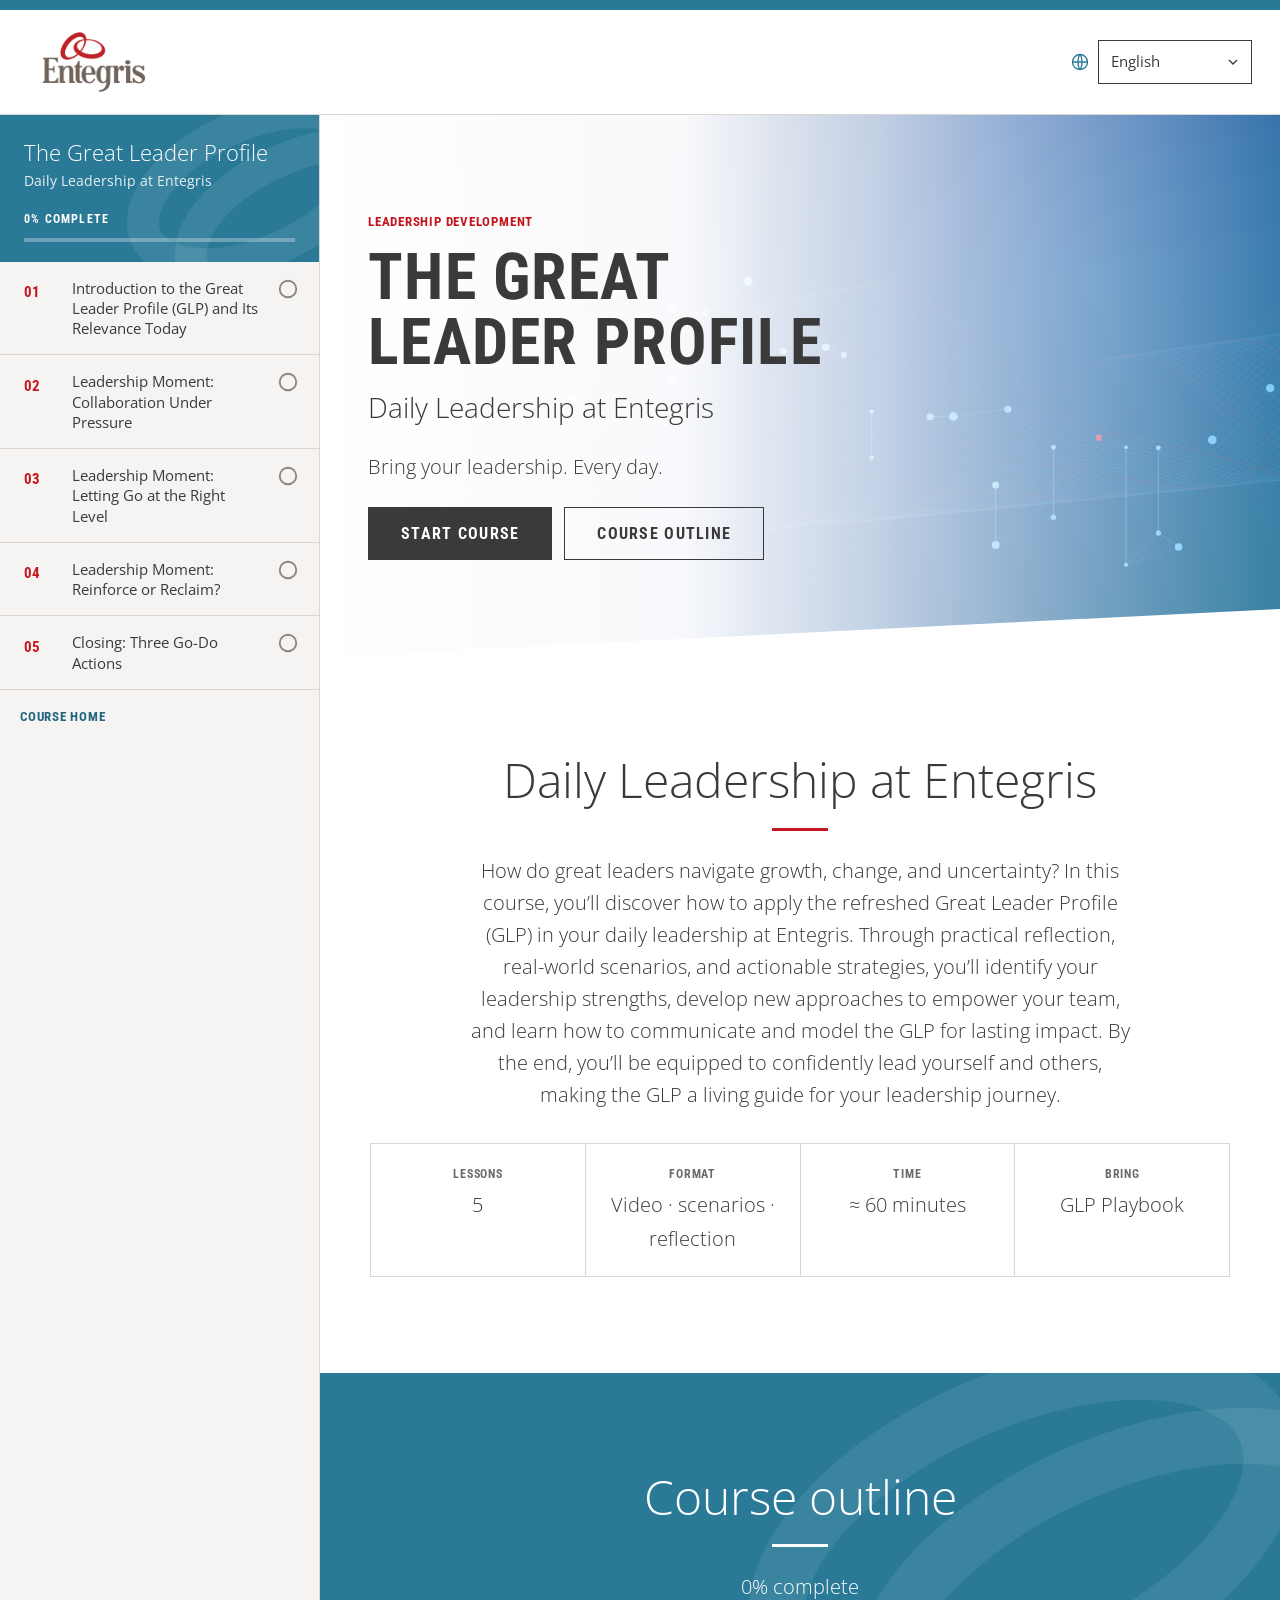
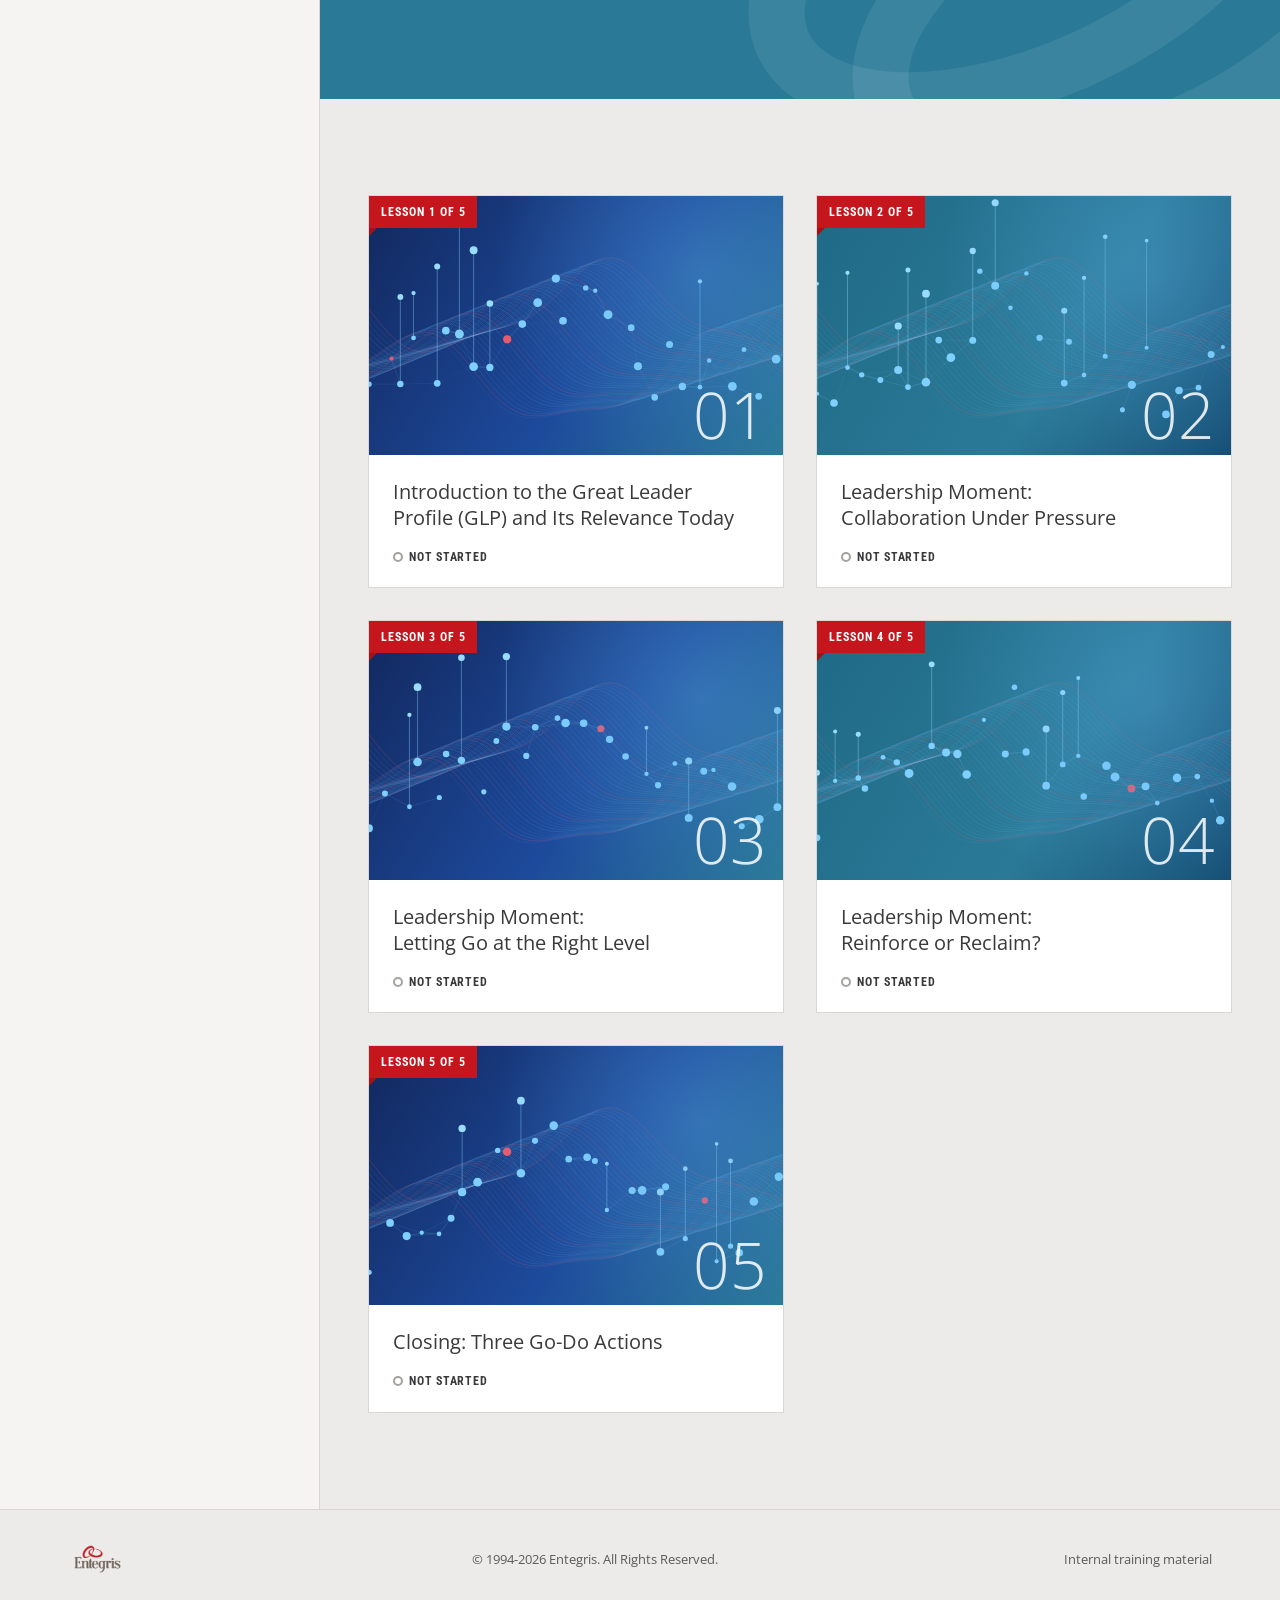
<file: index.html>
<!DOCTYPE html>
<html lang="en" dir="ltr">
<head>
  <meta charset="utf-8">
  <meta name="viewport" content="width=device-width, initial-scale=1, viewport-fit=cover">
  <title>The Great Leader Profile · Entegris</title>
  <meta name="description" content="The Great Leader Profile: Daily Leadership at Entegris. Five lessons on applying the refreshed GLP in everyday leadership moments.">
  <link rel="preconnect" href="https://fonts.googleapis.com">
  <link rel="preconnect" href="https://fonts.gstatic.com" crossorigin>
  <link href="https://fonts.googleapis.com/css2?family=Open+Sans:wght@300;400;600;700&family=Roboto+Condensed:wght@400;700&display=swap" rel="stylesheet">
  <link rel="stylesheet" href="css/entegris.css">
</head>
<body>
  <a class="skip-link" id="skip-link" href="#main">Skip to content</a>

  <div class="topbar" aria-hidden="true"></div>
  <header class="site-header">
    <div class="wrap">
      <a class="logo" href="#/" aria-label="Entegris, course home"><img src="assets/entegris-logo.png" alt=""></a>
      <div class="header-tools">
        <label class="lang">
          <svg viewBox="0 0 24 24" aria-hidden="true"><circle cx="12" cy="12" r="9"/><path d="M3 12h18M12 3c3 3 3 15 0 18M12 3c-3 3-3 15 0 18"/></svg>
          <span class="sr-only" id="lang-label">Language</span>
          <select data-lang-select id="lang-select"></select>
        </label>
        <button class="menu-btn" id="menu-btn" type="button" aria-expanded="false" aria-controls="sidebar">
          <svg viewBox="0 0 24 24" aria-hidden="true"><path d="M4 7h16M4 12h16M4 17h16"/></svg>
          <span id="menu-label">Course menu</span>
        </button>
      </div>
    </div>
  </header>

  <div class="shell">
    <aside class="sidebar" id="sidebar">
      <div class="sidebar-inner">
        <div class="sidebar-head">
          <svg class="watermark" viewBox="0 0 400 300" preserveAspectRatio="xMaxYMid slice" aria-hidden="true"><ellipse cx="320" cy="150" rx="150" ry="80" transform="rotate(-24 320 150)"/><ellipse cx="380" cy="190" rx="150" ry="80" transform="rotate(-24 380 190)"/></svg>
          <button class="close-btn" id="sb-close" type="button" aria-label="Close menu">×</button>
          <span class="title" id="sb-title">The Great Leader Profile</span>
          <span class="subtitle" id="sb-subtitle">Daily Leadership at Entegris</span>
          <span class="pct cond" id="sb-pct">0% complete</span>
          <div class="progress-bar" aria-hidden="true"><span id="sb-bar"></span></div>
        </div>
        <nav aria-label="Lessons">
          <ol class="lesson-nav" id="lesson-nav"></ol>
        </nav>
        <a class="sidebar-home cond" id="sb-home" href="#/">Course home</a>
      </div>
    </aside>

    <main id="main" tabindex="-1"></main>
  </div>

  <footer class="site-footer">
    <div class="wrap">
      <img src="assets/entegris-logo.png" alt="Entegris">
      <span id="ftr-copy">© 1994-2026 Entegris. All Rights Reserved.</span>
      <span id="ftr-internal">Internal training material</span>
    </div>
  </footer>

  <section id="print-notes" aria-hidden="true"></section>

  <script src="js/config.js"></script>
  <script src="js/content/en.js"></script>
  <script src="js/content/zh-Hans.js"></script>
  <script src="js/content/zh-Hant.js"></script>
  <script src="js/content/fr.js"></script>
  <script src="js/content/de.js"></script>
  <script src="js/content/he.js"></script>
  <script src="js/content/ms.js"></script>
  <script src="js/content/ja.js"></script>
  <script src="js/content/ko.js"></script>
  <script src="js/video-names.js"></script>
  <script src="js/mesh.js"></script>
  <script src="js/i18n.js"></script>
  <script src="js/app.js"></script>
</body>
</html>
</file>
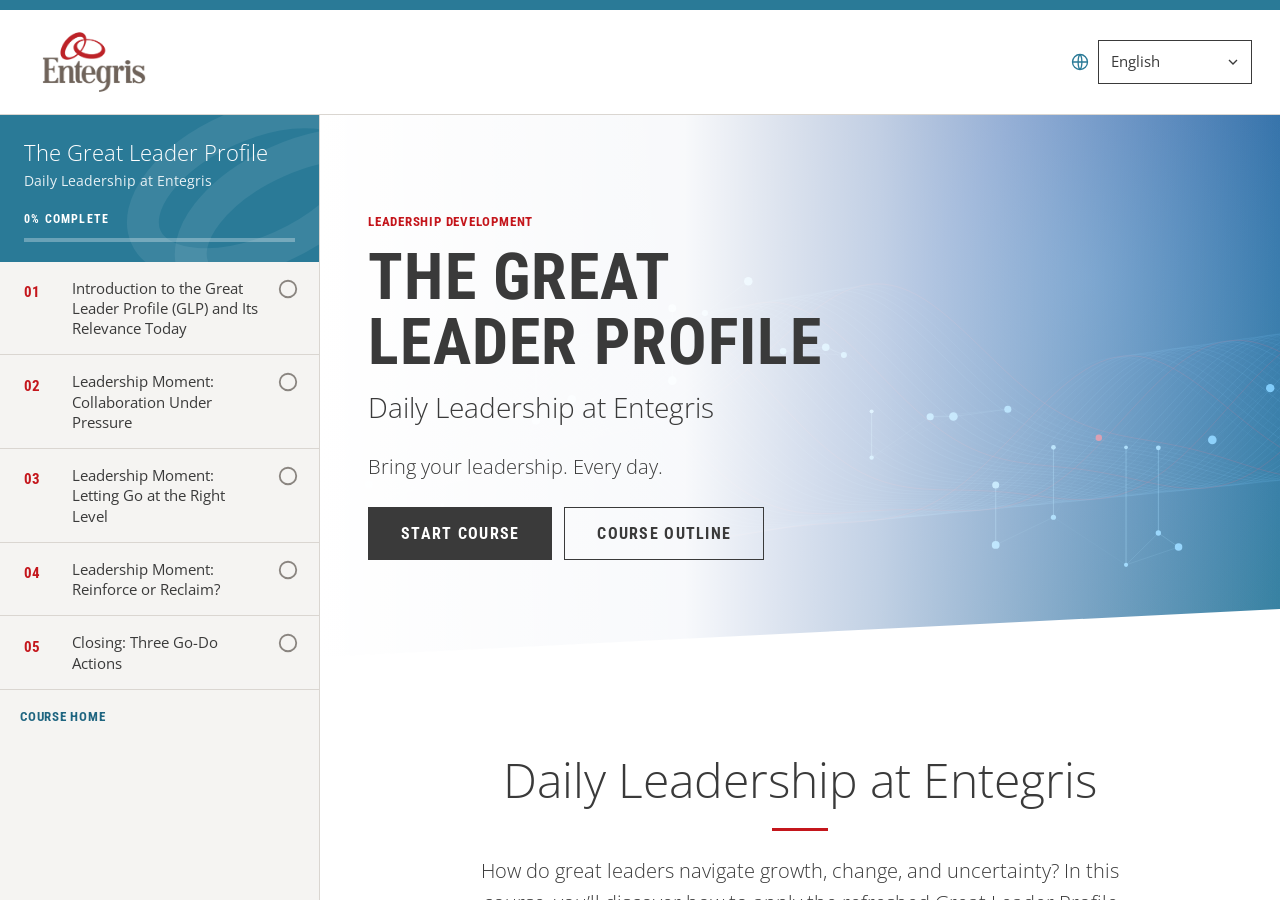
<file: launch.html>
<!DOCTYPE html>
<html lang="en">
<head>
  <meta charset="utf-8">
  <meta name="viewport" content="width=device-width, initial-scale=1">
  <title>The Great Leader Profile</title>
  <style>
    html, body { height: 100%; margin: 0; background: #FFFFFF; overflow: hidden; }
    iframe { display: block; width: 100vw; height: 100vh; height: 100dvh; border: 0; }
  </style>
</head>
<body>
  <!-- SCORM 1.2 launch page. Owns the LMS session; the course runs in the frame below. -->
  <iframe id="course" src="index.html" title="The Great Leader Profile course"></iframe>
  <script src="js/scorm-api.js"></script>
  <script>
    (function () {
      // LMSs often open the SCO in a small popup. Ask for the full screen when we are a popup.
      try {
        if (window.opener && window.top === window && screen && screen.availWidth) {
          window.moveTo(0, 0); window.resizeTo(screen.availWidth, screen.availHeight);
        }
      } catch (e) { /* not permitted; the LMS controls the window */ }
      window.EntegrisScorm.init();
      var finished = false;
      function finish() { if (finished) { return; } finished = true; window.EntegrisScorm.finish(); }
      window.addEventListener('pagehide', finish);
      window.addEventListener('beforeunload', finish);
      window.addEventListener('unload', finish);
    })();
  </script>
</body>
</html>
</file>
<file: css/entegris.css>
/* Entegris course, styled after entegris.com:
   white pages, faded image blends, teal and red bands with the ring watermark,
   light-weight headings with a short red rule, condensed bold uppercase labels. */

:root {
  --teal: #2A7A97; --teal-deep: #1F6580; --teal-soft: #E6F0F4;
  --red: #C4161C; --red-deep: #A31217;
  --charcoal: #3A3A3A; --ink: #2B2B2B; --grey-600: #6B6B6B; --grey-400: #A5A19C;
  --rule: #DAD6D1; --warm: #EDEBE9; --warm-2: #F5F4F2; --white: #FFFFFF;
  --success: #2E7D4F;
  --font-head: "Open Sans", "Helvetica Neue", Arial, sans-serif;
  --font-body: "Open Sans", "Helvetica Neue", Arial, sans-serif;
  --font-cond: "Roboto Condensed", "Arial Narrow", Arial, sans-serif;
  --gutter: 1rem; --sidebar: 320px; --header-h: 84px;
  --fast: 150ms; --dur: 250ms; --ease: cubic-bezier(0.4, 0, 0.2, 1);
  --ring: 2px solid var(--red);
}
@media (min-width: 768px) { :root { --gutter: 2.5rem; } }
@media (min-width: 1200px) { :root { --gutter: 3rem; } }

/* Script-specific families, loaded on demand by js/i18n.js */
html[lang="zh-Hans"] { --font-head: "Noto Sans SC", "PingFang SC", "Microsoft YaHei", sans-serif; --font-body: var(--font-head); --font-cond: var(--font-head); }
html[lang="zh-Hant"] { --font-head: "Noto Sans TC", "PingFang TC", "Microsoft JhengHei", sans-serif; --font-body: var(--font-head); --font-cond: var(--font-head); }
html[lang="ja"] { --font-head: "Noto Sans JP", "Hiragino Sans", "Yu Gothic", sans-serif; --font-body: var(--font-head); --font-cond: var(--font-head); }
html[lang="ko"] { --font-head: "Noto Sans KR", "Apple SD Gothic Neo", "Malgun Gothic", sans-serif; --font-body: var(--font-head); --font-cond: var(--font-head); }
html[lang="he"] { --font-head: "Noto Sans Hebrew", "Arial Hebrew", Arial, sans-serif; --font-body: var(--font-head); --font-cond: var(--font-head); }
html[lang="zh-Hans"] .cond, html[lang="zh-Hant"] .cond, html[lang="ja"] .cond, html[lang="ko"] .cond, html[lang="he"] .cond { letter-spacing: 0.02em; font-weight: 700; }

*, *::before, *::after { box-sizing: border-box; }
html { -webkit-text-size-adjust: 100%; }
body { margin: 0; font-family: var(--font-body); font-size: 1.0625rem; line-height: 1.7; color: var(--ink); background: var(--white); }
img { max-width: 100%; }
:focus-visible { outline: var(--ring); outline-offset: 3px; }
[hidden] { display: none !important; }
#main, #outline { scroll-margin-top: calc(var(--header-h) + 8px); }

.skip-link { position: absolute; inset-inline-start: -999px; top: 0.5rem; background: var(--charcoal); color: var(--white); padding: 0.5rem 1rem; z-index: 200; }
.skip-link:focus { inset-inline-start: 0.5rem; }
.sr-only { position: absolute; width: 1px; height: 1px; overflow: hidden; clip: rect(0 0 0 0); white-space: nowrap; }

/* ---------- Type ---------- */
h1, h2, h3 { font-family: var(--font-head); font-weight: 300; line-height: 1.15; margin: 0 0 1rem; color: var(--charcoal); text-wrap: balance; }
h1 { font-size: clamp(2rem, 4vw, 3rem); }
h2 { font-size: clamp(1.6rem, 3vw, 2.25rem); }
h3 { font-size: 1.375rem; font-weight: 400; }
p { margin: 0 0 1rem; max-width: 68ch; }
ul, ol { margin: 0 0 1rem; padding-inline-start: 1.25rem; max-width: 68ch; }
.cards, .options, .flashcards, .chars-list, .objectives, .lesson-nav, .facts, .qlist { max-width: none; padding-inline-start: 0; }
a { color: var(--teal); }
a:hover { color: var(--teal-deep); }
strong { font-weight: 600; }

.cond { font-family: var(--font-cond); font-weight: 700; text-transform: uppercase; letter-spacing: 0.06em; }
.eyebrow { display: block; font-size: 0.8125rem; color: var(--red); margin-bottom: 0.75rem; }
.rule { display: block; width: 56px; height: 3px; background: var(--red); margin: 1.25rem 0 1.5rem; }
.rule--center { margin-inline: auto; }
.lede { font-size: 1.25rem; font-weight: 300; line-height: 1.6; color: var(--charcoal); }
.muted { color: var(--grey-600); }

/* ---------- Layout ---------- */
.wrap { width: 100%; max-width: 1240px; margin-inline: auto; padding-inline: var(--gutter); }
@media (min-width: 1024px) { main .wrap { max-width: 1160px; } }
.narrow { max-width: 860px; }
.band { padding-block: 4rem; }
@media (min-width: 768px) { .band { padding-block: 6rem; } }
.band--warm { background: var(--warm); }
.band--teal { background: var(--teal); color: var(--white); position: relative; overflow: hidden; }
.band--red { background: var(--red); color: var(--white); position: relative; overflow: hidden; }
.band--teal h1, .band--teal h2, .band--red h1, .band--red h2, .band--teal p, .band--red p { color: var(--white); }
.band--teal .rule, .band--red .rule { background: var(--white); }
.band--red .rule { background: var(--white); }
.watermark { position: absolute; inset: 0; width: 100%; height: 100%; pointer-events: none; }
.watermark ellipse { fill: none; stroke: rgba(255,255,255,0.08); stroke-width: 70; }

/* ---------- Header ---------- */
.topbar { height: 10px; background: var(--teal); }
.site-header { position: sticky; top: env(safe-area-inset-top, 0px); z-index: 70; background: var(--white); border-bottom: 1px solid var(--rule); }
.site-header .wrap { max-width: none; display: flex; align-items: center; justify-content: space-between; gap: 1rem; min-height: var(--header-h); padding-inline: 1.25rem; }
@media (min-width: 768px) { .site-header .wrap { padding-inline: 1.75rem; } }
.logo img { height: 56px; width: auto; display: block; }
@media (min-width: 768px) { .logo img { height: 76px; } :root { --header-h: 104px; } }
.header-tools { display: flex; align-items: center; gap: 0.75rem; }
.menu-btn { display: inline-flex; align-items: center; gap: 0.5rem; min-height: 44px; padding: 0 0.75rem; background: none; border: 1px solid var(--rule); color: var(--charcoal); font: inherit; cursor: pointer; }
.menu-btn svg { width: 22px; height: 22px; stroke: currentColor; fill: none; stroke-width: 2; flex: none; }
.menu-btn span { white-space: nowrap; }
@media (max-width: 479px) { .menu-btn { padding: 0 0.6rem; } .menu-btn span { position: absolute; width: 1px; height: 1px; overflow: hidden; clip: rect(0 0 0 0); white-space: nowrap; } .lang select { min-width: 0; max-width: 8.5rem; font-size: 0.875rem; } .logo img { height: 44px; } .site-header .wrap { gap: 0.5rem; } }
@media (min-width: 1024px) { .menu-btn { display: none; } }

.lang { display: inline-flex; align-items: center; gap: 0.5rem; }
.lang svg { width: 20px; height: 20px; stroke: var(--teal); fill: none; stroke-width: 1.6; }
.lang select {
  min-height: 44px; padding: 0 2.25rem 0 0.75rem; font: inherit; font-size: 0.9375rem; color: var(--charcoal);
  background: var(--white) url("data:image/svg+xml,%3Csvg xmlns='http://www.w3.org/2000/svg' viewBox='0 0 24 24' fill='none' stroke='%233A3A3A' stroke-width='2'%3E%3Cpath d='M6 9l6 6 6-6'/%3E%3C/svg%3E") no-repeat right 0.6rem center / 16px;
  border: 1px solid var(--charcoal); border-radius: 0; appearance: none; -webkit-appearance: none; cursor: pointer;
}
html[dir="rtl"] .lang select { padding: 0 0.75rem 0 2.25rem; background-position: left 0.6rem center; }

/* ---------- Shell: sidebar + main ---------- */
.shell { display: grid; grid-template-columns: 1fr; min-height: calc(100vh - var(--header-h)); }
@media (min-width: 1024px) { .shell { grid-template-columns: var(--sidebar) 1fr; } }

.sidebar { background: var(--warm-2); border-inline-end: 1px solid var(--rule); }
@media (max-width: 1023px) {
  .sidebar { position: fixed; top: calc(var(--header-h) + env(safe-area-inset-top, 0px)); bottom: 0; inset-inline-start: 0; width: min(100%, 22rem); z-index: 60; overflow-y: auto; transform: translateX(-100%); transition: transform var(--dur) var(--ease); }
  html[dir="rtl"] .sidebar { transform: translateX(100%); }
  .sidebar.is-open { transform: none; box-shadow: 0 0 0 100vmax rgba(0,0,0,0.35); }
  body.menu-open { overflow: hidden; }
}
@media (min-width: 1024px) { .sidebar-inner { position: sticky; top: var(--header-h); max-height: calc(100vh - var(--header-h)); overflow-y: auto; } }
.sidebar-head { background: var(--teal); color: var(--white); padding: 1.5rem 1.5rem 1.25rem; position: relative; overflow: hidden; }
.sidebar-head .watermark ellipse { stroke-width: 40; }
.sidebar-head > :not(.watermark) { position: relative; }
.sidebar-head .watermark { position: absolute; }
.sidebar-head .close-btn { position: absolute; top: 0.75rem; inset-inline-end: 0.75rem; background: none; border: 0; color: var(--white); font-size: 1.5rem; line-height: 1; cursor: pointer; min-width: 44px; min-height: 44px; }
.sidebar-head .close-btn:focus-visible, .feedback:focus-visible { outline: 2px solid var(--white); outline-offset: 3px; }
@media (min-width: 1024px) { .sidebar-head .close-btn { display: none; } }
.sidebar-head .title { display: block; font-family: var(--font-head); font-weight: 300; font-size: 1.375rem; line-height: 1.2; margin: 0 0 0.25rem; }
.sidebar-head .subtitle { display: block; font-size: 0.875rem; color: #E6F0F4; margin-bottom: 1rem; }
.sidebar-head .pct { display: block; font-size: 0.75rem; letter-spacing: 0.1em; margin-bottom: 0.5rem; }
.progress-bar { height: 4px; background: rgba(255,255,255,0.3); }
.progress-bar span { display: block; height: 100%; width: 0; background: var(--white); transition: width var(--dur) var(--ease); }

.lesson-nav { list-style: none; margin: 0; padding: 0; }
.lesson-nav li { border-bottom: 1px solid var(--rule); }
.lesson-nav a { display: grid; grid-template-columns: 2.25rem 1fr 28px; gap: 0.75rem; align-items: start; padding: 1rem 1.25rem; color: var(--charcoal); text-decoration: none; border-inline-start: 4px solid transparent; transition: background-color var(--fast) var(--ease); }
.lesson-nav a:hover { background: var(--white); }
.lesson-nav a.is-active { background: var(--white); border-inline-start-color: var(--red); }
.lesson-nav .num { font-family: var(--font-cond); font-weight: 700; color: var(--red); font-size: 0.9375rem; padding-top: 0.15rem; }
.lesson-nav .label { font-size: 0.9375rem; line-height: 1.35; }
.lesson-nav .status { width: 22px; height: 22px; justify-self: end; }
.lesson-nav .status circle { fill: none; stroke: #8A8580; stroke-width: 2; }
.lesson-nav .status .arc { stroke: var(--red); stroke-dasharray: 20 60; display: none; }
.lesson-nav a.is-started .status .arc { display: block; }
.lesson-nav .status .check { display: none; fill: var(--success); }
.lesson-nav .status .tick { display: none; stroke: var(--white); stroke-width: 2.2; fill: none; }
.lesson-nav a.is-complete .status circle { stroke: var(--success); }
.lesson-nav a.is-complete .status .check, .lesson-nav a.is-complete .status .tick { display: block; }
.lesson-nav a.is-complete .status .arc { display: none; }
.sidebar-home { display: block; padding: 1rem 1.25rem; font-size: 0.8125rem; color: var(--teal-deep); text-decoration: none; }

/* ---------- Hero ---------- */
.hero { position: relative; overflow: hidden; background: var(--white); min-height: 460px; display: grid; align-items: center; }
.hero canvas.mesh { position: absolute; inset: 0; width: 100%; height: 100%; }
.hero .fade { position: absolute; inset: 0; background: linear-gradient(180deg, rgba(255,255,255,0.96) 0%, rgba(255,255,255,0.88) 55%, rgba(255,255,255,0.35) 100%); }
@media (min-width: 900px) { .hero .fade { background: linear-gradient(90deg, rgba(255,255,255,1) 0%, rgba(255,255,255,0.97) 38%, rgba(255,255,255,0.72) 58%, rgba(255,255,255,0.05) 100%); } html[dir="rtl"] .hero .fade { background: linear-gradient(270deg, rgba(255,255,255,1) 0%, rgba(255,255,255,0.97) 38%, rgba(255,255,255,0.72) 58%, rgba(255,255,255,0.05) 100%); } }
.hero .wrap { position: relative; padding-block: 4rem; }
@media (min-width: 900px) { .hero .wrap { padding-block: 6rem; } }
.hero h1 { font-family: var(--font-cond); font-weight: 700; text-transform: uppercase; letter-spacing: 0.02em; font-size: clamp(2.25rem, 5vw, 4rem); line-height: 1.02; color: var(--charcoal); max-width: 16ch; margin-bottom: 0.5rem; }
html[lang="zh-Hans"] .hero h1, html[lang="zh-Hant"] .hero h1, html[lang="ja"] .hero h1, html[lang="ko"] .hero h1, html[lang="he"] .hero h1 { text-transform: none; letter-spacing: 0; line-height: 1.15; font-weight: 700; }
.hero .sub { font-family: var(--font-head); font-weight: 300; font-size: clamp(1.25rem, 2.4vw, 1.75rem); color: var(--charcoal); margin-bottom: 1.25rem; }
.hero .lede { max-width: 46ch; }
.hero-actions { display: flex; flex-wrap: wrap; gap: 0.75rem; margin-top: 1.5rem; }
.hero .slash { position: absolute; left: 0; right: 0; bottom: -1px; height: 70px; pointer-events: none; }
.hero .slash polygon { fill: var(--white); }

/* ---------- Buttons ---------- */
.btn { display: inline-flex; align-items: center; justify-content: center; gap: 0.5rem; min-height: 52px; padding: 0.75rem 2rem; font-family: var(--font-cond); font-weight: 700; font-size: 1rem; text-transform: uppercase; letter-spacing: 0.08em; border: 1px solid transparent; border-radius: 0; cursor: pointer; text-decoration: none; transition: background-color var(--fast) var(--ease), color var(--fast) var(--ease), border-color var(--fast) var(--ease); }
.btn--dark { background: var(--charcoal); color: var(--white); }
.btn--dark:hover { background: #222; color: var(--white); }
.btn--red { background: var(--red); color: var(--white); }
.btn--red:hover { background: var(--red-deep); color: var(--white); }
.btn--outline { background: transparent; color: var(--charcoal); border-color: var(--charcoal); }
.btn--outline:hover { background: var(--charcoal); color: var(--white); }
.btn--white { background: var(--white); color: var(--red); }
.btn--white:hover { background: var(--warm); color: var(--red-deep); }
.btn--block { width: 100%; }
.btn[aria-disabled="true"] { opacity: 0.6; cursor: default; }
html[lang="zh-Hans"] .btn, html[lang="zh-Hant"] .btn, html[lang="ja"] .btn, html[lang="ko"] .btn, html[lang="he"] .btn { text-transform: none; letter-spacing: 0.02em; }

/* ---------- Home sections ---------- */
.section-title { text-align: center; }
.section-title h2 { font-size: clamp(2rem, 4vw, 3rem); margin-bottom: 0; }
.section-title .lede { margin: 1rem auto 0; max-width: 60ch; }
.facts { list-style: none; margin: 2rem auto 0; padding: 0; display: grid; gap: 1px; background: var(--rule); border: 1px solid var(--rule); max-width: 860px; grid-template-columns: repeat(2, 1fr); }
@media (min-width: 768px) { .facts { grid-template-columns: repeat(4, 1fr); } }
.facts li { background: var(--white); padding: 1.25rem 1rem; text-align: center; }
.facts .k { display: block; font-size: 0.75rem; color: var(--grey-600); margin-bottom: 0.25rem; }
.facts .v { display: block; font-family: var(--font-head); font-weight: 300; font-size: 1.25rem; color: var(--charcoal); }

.cards { list-style: none; margin: 0; padding: 0; display: grid; gap: 2rem; grid-template-columns: 1fr; }
@media (min-width: 640px) { .cards { grid-template-columns: repeat(auto-fill, minmax(300px, 1fr)); } }
.card { position: relative; display: grid; grid-template-rows: auto 1fr auto; background: var(--white); border: 1px solid var(--rule); color: var(--charcoal); text-decoration: none; min-height: 100%; transition: border-color var(--fast) var(--ease), transform var(--fast) var(--ease); }
.card:hover { border-color: var(--teal); color: var(--charcoal); }
.card-img { position: relative; aspect-ratio: 16 / 10; overflow: hidden; background: var(--teal); }
.card-img canvas.mesh { position: absolute; inset: 0; width: 100%; height: 100%; }
.card-img .num { position: absolute; inset-inline-end: 1rem; bottom: 0.5rem; font-family: var(--font-head); font-weight: 300; font-size: 4rem; line-height: 1; color: rgba(255,255,255,0.85); }
.ribbon { position: absolute; top: 0; inset-inline-start: 0; background: var(--red); color: var(--white); font-family: var(--font-cond); font-weight: 700; text-transform: uppercase; letter-spacing: 0.08em; font-size: 0.75rem; padding: 0.35rem 0.75rem 0.35rem 0.75rem; }
.ribbon::after { content: ""; position: absolute; top: 100%; inset-inline-start: 0; border-inline-start: 8px solid var(--red-deep); border-bottom: 8px solid transparent; }
.card-body { padding: 1.5rem 1.5rem 1rem; }
.card-body h3 { font-weight: 400; font-size: 1.25rem; line-height: 1.3; margin-bottom: 0; }
.card-foot { display: flex; justify-content: space-between; align-items: center; padding: 0 1.5rem 1.25rem; font-size: 0.75rem; color: var(--charcoal); }
.status-chip { display: inline-flex; align-items: center; gap: 0.4rem; }
.status-chip::before { content: ""; width: 10px; height: 10px; border-radius: 50%; border: 2px solid var(--grey-400); }
.status-chip--started::before { border-color: var(--red); }
.status-chip--complete::before { background: var(--success); border-color: var(--success); }

/* ---------- Lesson ---------- */
.lesson { padding-block: 3rem 5rem; }
@media (min-width: 768px) { .lesson { padding-block: 4rem 6rem; } }
.lesson-head h1 { margin-bottom: 0; }
#lesson-title:focus { outline: none; }
.lesson-head .rule { margin-top: 1.25rem; }
.block { margin-block: 2.5rem; }
@media (min-width: 1024px) { .block { margin-block: 3rem; } }
.block--heading h2 { margin-bottom: 0.25rem; }
.block--text p:last-child { margin-bottom: 0; }

/* Video placeholder */
.video { position: relative; width: 100%; max-width: 960px; aspect-ratio: 16 / 9; background: var(--teal-deep); overflow: hidden; display: grid; place-items: center; }
.video canvas.mesh { position: absolute; inset: 0; width: 100%; height: 100%; }
.video::before { content: ""; position: absolute; inset: 0; background: linear-gradient(90deg, rgba(31,101,128,0.85) 0%, rgba(31,101,128,0.35) 60%, rgba(31,101,128,0.1) 100%); }
.video .ribbon { z-index: 2; }
.video .play { position: relative; z-index: 2; display: grid; place-items: center; gap: 0.75rem; text-align: center; color: var(--white); padding: 1rem; }
.video .play svg { width: 72px; height: 72px; stroke: var(--white); fill: none; stroke-width: 1.2; }
.video .play .vt { font-family: var(--font-head); font-weight: 300; font-size: clamp(1.25rem, 2.5vw, 1.75rem); line-height: 1.2; max-width: 22ch; }
.video .play .vn { font-size: 0.75rem; letter-spacing: 0.1em; opacity: 0.85; }
.video video { position: absolute; inset: 0; width: 100%; height: 100%; z-index: 3; background: #000; }
.video.has-video::before, .video.has-video .ribbon, .video.has-video .play, .video.has-video canvas { display: none; }

/* Objectives */
.objectives { list-style: none; margin: 0; padding: 0; display: grid; gap: 1rem; max-width: 760px; counter-reset: obj; }
.objectives li { display: grid; grid-template-columns: 48px 1fr; gap: 1rem; align-items: start; }
.objectives li::before { counter-increment: obj; content: counter(obj); display: grid; place-items: center; width: 48px; height: 48px; background: var(--red); color: var(--white); font-family: var(--font-cond); font-weight: 700; font-size: 1.25rem; }
.objectives li span { padding-top: 0.6rem; }

/* Accordion */
.accordion { border: 1px solid var(--rule); max-width: 900px; }
.accordion details { border-bottom: 1px solid var(--rule); border-inline-start: 4px solid transparent; transition: border-color var(--fast) var(--ease); }
.accordion details:last-child { border-bottom: 0; }
.accordion details[open] { border-inline-start-color: var(--red); }
.accordion summary { list-style: none; cursor: pointer; display: flex; justify-content: space-between; align-items: center; gap: 1rem; padding: 1.25rem 1.5rem; font-family: var(--font-head); font-weight: 600; font-size: 1.125rem; color: var(--charcoal); }
.accordion summary::-webkit-details-marker { display: none; }
.accordion summary::after { content: "+"; font-weight: 300; font-size: 1.75rem; line-height: 1; color: var(--grey-600); }
.accordion details[open] summary::after { content: "–"; }
.accordion .acc-body { padding: 0 1.5rem 1.5rem; color: var(--ink); }
.accordion .acc-body p:last-child { margin-bottom: 0; }

/* Download */
.download { display: grid; grid-template-columns: 56px 1fr auto; gap: 1rem; align-items: center; max-width: 900px; padding: 1.25rem 1.5rem; background: var(--warm-2); border: 1px solid var(--rule); color: var(--charcoal); text-decoration: none; transition: border-color var(--fast) var(--ease); }
.download:hover { border-color: var(--teal); color: var(--charcoal); }
.download .ico { width: 56px; height: 56px; display: grid; place-items: center; background: var(--white); border: 1px solid var(--rule); font-family: var(--font-cond); font-weight: 700; font-size: 0.7rem; color: var(--red); letter-spacing: 0.05em; }
.download .name { font-weight: 600; display: block; }
.download .meta { font-size: 0.8125rem; color: var(--grey-600); }
.download svg { width: 24px; height: 24px; stroke: var(--teal); fill: none; stroke-width: 2; }

/* Characteristics diagram */
.chars { display: grid; gap: 2rem; }
.chars-diagram { display: none; }
@media (min-width: 900px) { .chars-diagram { display: block; width: 100%; max-width: 860px; justify-self: center; } }
.chars-diagram svg { width: 100%; height: auto; display: block; }
.chars-diagram .dots { fill: none; stroke: var(--red); stroke-width: 6; stroke-linecap: round; stroke-dasharray: 0.01 22; }
.chars-diagram .node { fill: var(--teal); stroke: var(--white); stroke-width: 4; }
.chars-diagram .spoke { stroke: var(--teal); stroke-width: 1.5; fill: none; }
.chars-diagram .center { fill: var(--teal-soft); stroke: var(--white); stroke-width: 8; }
.chars-diagram .center-word { font-family: var(--font-cond); font-weight: 700; font-size: 44px; fill: var(--teal-deep); letter-spacing: 0.04em; }
.chars-diagram .center-sub { font-family: var(--font-body); font-size: 13px; fill: var(--teal-deep); }
.chars-diagram .lbl { font-family: var(--font-cond); font-weight: 700; font-size: 13px; text-transform: uppercase; letter-spacing: 0.05em; fill: var(--red); }
.chars-diagram .ico { stroke: var(--teal); fill: none; stroke-width: 1.6; stroke-linecap: round; stroke-linejoin: round; }
.chars-list { list-style: none; margin: 0; padding: 0; display: grid; gap: 1rem; grid-template-columns: 1fr; }
@media (min-width: 640px) { .chars-list { grid-template-columns: repeat(2, 1fr); } }
@media (min-width: 900px) { .chars-list { display: none; } }
.chars-list li { display: grid; grid-template-columns: 48px 1fr; gap: 1rem; align-items: start; padding: 1rem; border: 1px solid var(--rule); }
.chars-list svg { width: 48px; height: 48px; stroke: var(--teal); fill: none; stroke-width: 1.6; stroke-linecap: round; stroke-linejoin: round; }
.chars-list .name { display: block; color: var(--red); font-size: 0.8125rem; margin-bottom: 0.25rem; }
.chars-list .desc { font-size: 0.9375rem; color: var(--ink); }

/* Flashcards */
.flashcards { list-style: none; margin: 0; padding: 0; display: grid; gap: 1.25rem; grid-template-columns: 1fr; }
@media (min-width: 640px) { .flashcards { grid-template-columns: repeat(2, 1fr); } }
@media (min-width: 1024px) { .flashcards { grid-template-columns: repeat(3, 1fr); } }
.flashcard { perspective: 1200px; min-height: 240px; }
.flashcard button { position: relative; width: 100%; height: 100%; min-height: 240px; padding: 0; background: none; border: 0; cursor: pointer; font: inherit; color: inherit; text-align: center; transform-style: preserve-3d; transition: transform 500ms var(--ease); }
.flashcard.is-flipped button { transform: rotateY(180deg); }
.flashcard .face { position: absolute; inset: 0; display: grid; place-items: center; padding: 1.75rem 1.5rem; backface-visibility: hidden; -webkit-backface-visibility: hidden; border: 1px solid var(--rule); background: var(--white); }
.flashcard .face--front { border-top: 4px solid var(--red); }
.flashcard .face--front .name { font-family: var(--font-head); font-weight: 600; font-size: clamp(1.125rem, 1.6vw, 1.5rem); line-height: 1.25; color: var(--charcoal); overflow-wrap: anywhere; hyphens: auto; }
.flashcard .face--back { transform: rotateY(180deg); background: var(--warm-2); border-top: 4px solid var(--teal); }
.flashcard .face--back .desc { font-size: 1rem; line-height: 1.6; color: var(--ink); }
.flashcard .flip { position: absolute; top: 0.75rem; inset-inline-end: 0.75rem; width: 22px; height: 22px; stroke: var(--grey-600); fill: none; stroke-width: 1.8; }
@media (prefers-reduced-motion: reduce) { .flashcard button { transition: none; } }

/* Scenario */
.scenario { background: var(--warm-2); border-top: 4px solid var(--teal); padding: 1.75rem 1.5rem; }
@media (min-width: 768px) { .scenario { padding: 2rem 2rem 1.75rem; } }
.scenario .prompt { font-family: var(--font-head); font-weight: 300; font-size: 1.5rem; line-height: 1.3; color: var(--charcoal); margin-bottom: 0.75rem; max-width: 40ch; }
.options { list-style: none; margin: 0; padding: 0; display: grid; gap: 1rem; grid-template-columns: 1fr; }
@media (min-width: 900px) { .options { grid-template-columns: repeat(3, 1fr); } }
.option { position: relative; width: 100%; height: 100%; text-align: start; font: inherit; color: var(--ink); background: var(--white); border: 1px solid var(--rule); padding: 2.75rem 1.25rem 1.25rem; cursor: pointer; display: grid; grid-template-rows: auto auto 1fr; gap: 0.5rem; align-content: start; transition: border-color var(--fast) var(--ease); }
.option:hover { border-color: var(--teal); }
.option .ribbon { font-size: 0.8125rem; }
.option .ot { font-family: var(--font-head); font-weight: 600; font-size: 1.125rem; line-height: 1.3; color: var(--charcoal); }
.option p { margin: 0; font-size: 0.9375rem; color: var(--grey-600); }
.option .pick { font-size: 0.75rem; color: var(--grey-600); align-self: end; padding-top: 0.5rem; }
.option[aria-pressed="true"] { border-color: var(--teal); box-shadow: inset 0 0 0 1px var(--teal); }
.option[aria-pressed="true"] .ribbon { background: var(--teal); }
.option[aria-pressed="true"] .ribbon::after { border-inline-start-color: var(--teal-deep); }
.option[aria-pressed="true"] .pick { color: var(--teal); }
.feedback { margin-top: 1.25rem; background: var(--teal); color: var(--white); padding: 1.75rem 2rem; position: relative; overflow: hidden; }
.feedback > :not(.watermark) { position: relative; }
.feedback .watermark { position: absolute; }
.feedback .tag { display: block; font-size: 0.75rem; letter-spacing: 0.1em; margin-bottom: 0.5rem; color: #FFECEE; }
.feedback .tag--good { color: #E3F7EA; }
.feedback h3 { color: var(--white); font-weight: 300; font-size: 1.5rem; margin-bottom: 0.5rem; }
.feedback p { margin: 0; color: var(--white); }
.feedback .watermark ellipse { stroke-width: 40; }

/* Reflect and go-do */
.reflect { border-top: 4px solid var(--red); background: var(--white); padding: 2rem 0 0; }
.reflect h2 { margin-bottom: 0.5rem; }
.qlist { list-style: none; margin: 1.5rem 0 0; padding: 0; display: grid; gap: 2rem; max-width: 820px; counter-reset: q; }
.qlist li { display: grid; gap: 0.5rem; }
.qlist label { font-family: var(--font-head); font-weight: 600; font-size: 1.125rem; line-height: 1.35; color: var(--charcoal); }
.qlist label::before { counter-increment: q; content: "0" counter(q); display: block; font-family: var(--font-cond); font-weight: 700; font-size: 0.8125rem; letter-spacing: 0.1em; color: var(--red); margin-bottom: 0.25rem; }
.qlist textarea, .qlist input { width: 100%; font: inherit; font-size: 1rem; line-height: 1.6; color: var(--ink); padding: 0.85rem 1rem; background: var(--white); border: 1px solid var(--rule); border-radius: 0; transition: border-color var(--fast) var(--ease); }
.qlist textarea { min-height: 120px; resize: vertical; }
.qlist textarea:focus-visible, .qlist input:focus-visible { border-color: var(--teal); box-shadow: inset 0 0 0 1px var(--teal); }
.qlist .hint { font-size: 0.875rem; color: var(--grey-600); margin: 0; }

/* Quote */
.quote { text-align: center; padding-block: 1rem; }
.quote p { font-family: var(--font-head); font-weight: 300; font-size: clamp(1.5rem, 3vw, 2.25rem); line-height: 1.35; color: var(--charcoal); max-width: 34ch; margin: 0 auto; }

/* Lesson nav */
.lesson-nav-btns { display: grid; gap: 1rem; margin-top: 3rem; }
.lesson-nav-btns .row { display: flex; justify-content: space-between; gap: 1rem; flex-wrap: wrap; font-size: 0.875rem; }
.lesson-nav-btns .row a { display: inline-flex; align-items: center; min-height: 44px; padding-block: 0.5rem; color: var(--teal-deep); text-decoration: none; font-family: var(--font-cond); font-weight: 700; text-transform: uppercase; letter-spacing: 0.08em; }
.done-note { display: inline-flex; align-items: center; gap: 0.5rem; color: var(--success); font-weight: 600; margin-top: 0.75rem; }

/* Completion band */
.complete-band { text-align: center; }
.complete-band h2 { font-size: clamp(2rem, 4vw, 3rem); }

/* Footer */
.site-footer { background: var(--warm); border-top: 1px solid var(--rule); }
.site-footer .wrap { display: flex; flex-wrap: wrap; justify-content: space-between; align-items: center; gap: 1rem; padding-block: 2rem; font-size: 0.8125rem; color: #5A5A5A; }
.site-footer img { height: 34px; width: auto; }
.translation-note { font-size: 0.8125rem; color: var(--grey-600); background: var(--warm-2); border-inline-start: 3px solid var(--teal); padding: 0.75rem 1rem; margin: 0 0 2rem; }
.translation-note:empty { display: none; }

@media (prefers-reduced-motion: reduce) {
  *, *::before, *::after { animation-duration: 0.01ms !important; transition-duration: 0.01ms !important; scroll-behavior: auto !important; }
}

/* ---------- Print my notes ---------- */
.btn--small { min-height: 44px; padding: 0.5rem 1.25rem; font-size: 0.875rem; }
.btn svg { width: 18px; height: 18px; stroke: currentColor; fill: none; stroke-width: 2; }
.reflect .actions { margin-top: 1.5rem; }
#print-notes { display: none; }
@media print {
  body > *:not(#print-notes) { display: none !important; }
  #print-notes { display: block; font-family: "Open Sans", Arial, sans-serif; color: #222; font-size: 11pt; line-height: 1.5; }
  #print-notes img { height: 48px; width: auto; }
  #print-notes h1 { font-size: 20pt; font-weight: 300; margin: 12pt 0 2pt; }
  #print-notes .sub { color: #555; margin: 0 0 4pt; }
  #print-notes .meta { color: #777; font-size: 9pt; margin: 0 0 14pt; }
  #print-notes h2 { font-size: 14pt; font-weight: 600; margin: 18pt 0 6pt; padding-top: 8pt; border-top: 1px solid #ccc; break-after: avoid; }
  #print-notes h3 { font-size: 11pt; font-weight: 600; margin: 10pt 0 2pt; break-after: avoid; }
  #print-notes p { margin: 0 0 6pt; max-width: none; }
  #print-notes .label { color: #C4161C; font-size: 8pt; letter-spacing: 0.08em; text-transform: uppercase; font-weight: 700; margin: 8pt 0 2pt; }
  #print-notes .answer { border-inline-start: 3px solid #2A7A97; padding: 4pt 8pt; margin: 0 0 8pt; white-space: pre-wrap; break-inside: avoid; }
  #print-notes .empty { color: #888; font-style: italic; }
  #print-notes .print-lesson { break-inside: avoid-page; padding: 0; }
  @page { margin: 18mm; }
}
</file>
